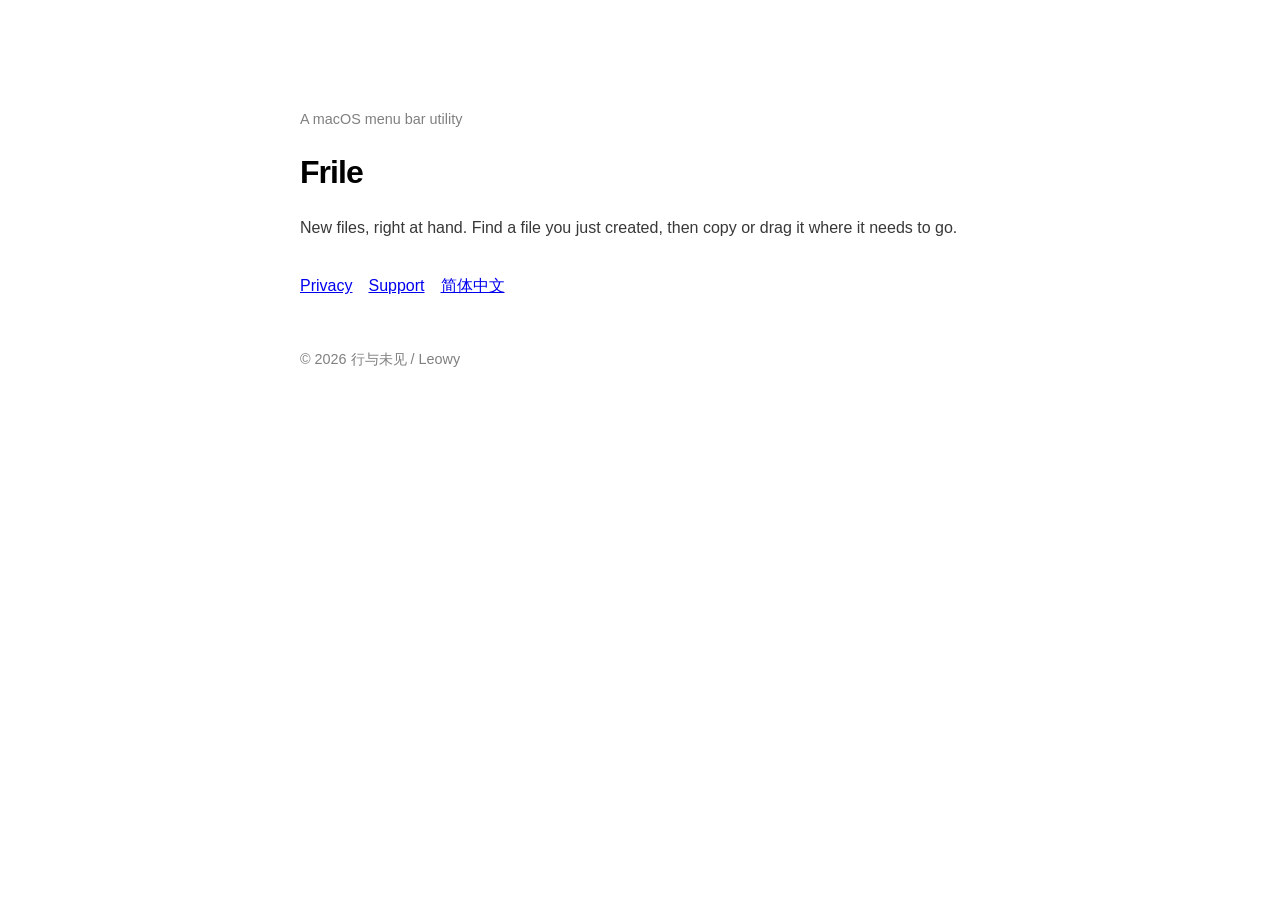
<file: index.html>
<!doctype html>
<html lang="en"><head><meta charset="utf-8"><meta name="viewport" content="width=device-width, initial-scale=1"><meta name="description" content="Frile helps you find newly created files from the macOS menu bar."><title>Frile — New files, right at hand</title><link rel="stylesheet" href="/assets/site.css"></head>
<body><main><p class="eyebrow">A macOS menu bar utility</p><h1>Frile</h1><p>New files, right at hand. Find a file you just created, then copy or drag it where it needs to go.</p><nav><a href="/privacy/">Privacy</a><a href="/support/">Support</a><a href="/zh/">简体中文</a></nav><footer>© 2026 行与未见 / Leowy</footer></main></body></html>
</file>
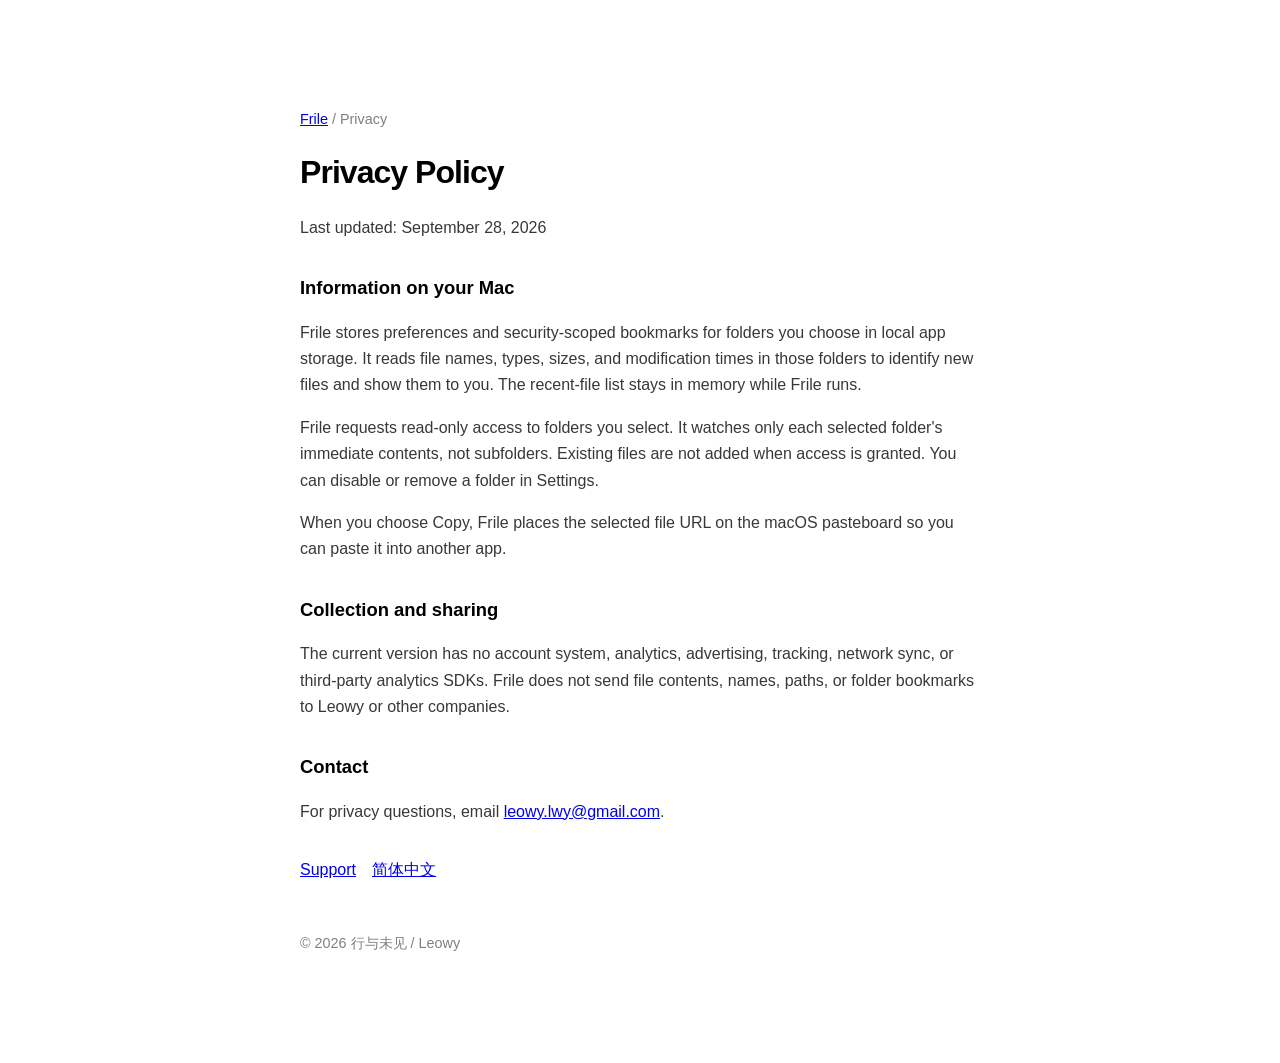
<file: privacy/index.html>
<!doctype html>
<html lang="en"><head><meta charset="utf-8"><meta name="viewport" content="width=device-width, initial-scale=1"><title>Privacy Policy — Frile</title><link rel="stylesheet" href="/assets/site.css"></head>
<body><main><p class="eyebrow"><a href="/">Frile</a> / Privacy</p><h1>Privacy Policy</h1><p>Last updated: September 28, 2026</p>
<h2>Information on your Mac</h2><p>Frile stores preferences and security-scoped bookmarks for folders you choose in local app storage. It reads file names, types, sizes, and modification times in those folders to identify new files and show them to you. The recent-file list stays in memory while Frile runs.</p><p>Frile requests read-only access to folders you select. It watches only each selected folder's immediate contents, not subfolders. Existing files are not added when access is granted. You can disable or remove a folder in Settings.</p><p>When you choose Copy, Frile places the selected file URL on the macOS pasteboard so you can paste it into another app.</p>
<h2>Collection and sharing</h2><p>The current version has no account system, analytics, advertising, tracking, network sync, or third-party analytics SDKs. Frile does not send file contents, names, paths, or folder bookmarks to Leowy or other companies.</p>
<h2>Contact</h2><p>For privacy questions, email <a href="mailto:leowy.lwy@gmail.com">leowy.lwy@gmail.com</a>.</p><nav><a href="/support/">Support</a><a href="/zh/privacy/">简体中文</a></nav><footer>© 2026 行与未见 / Leowy</footer></main></body></html>
</file>
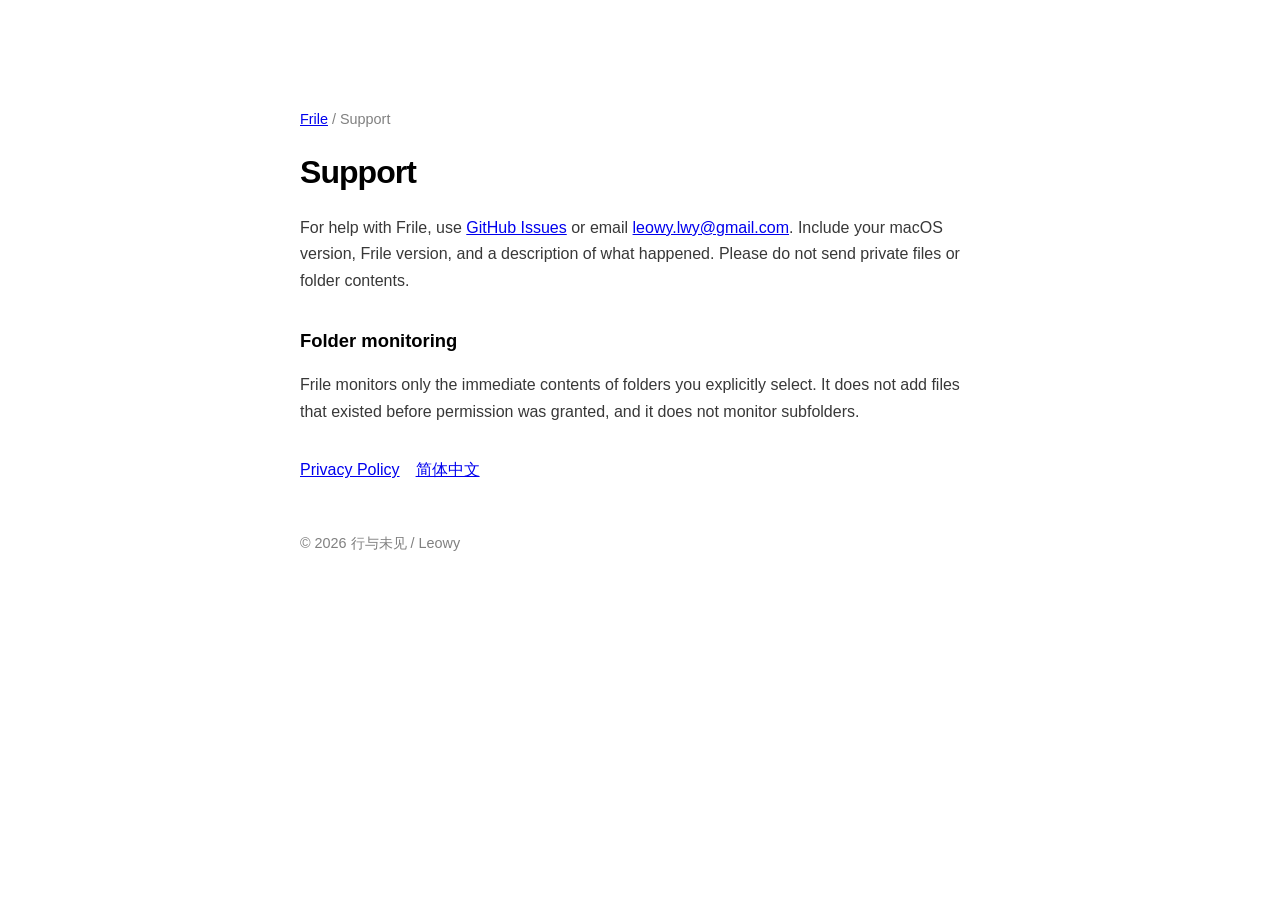
<file: support/index.html>
<!doctype html>
<html lang="en"><head><meta charset="utf-8"><meta name="viewport" content="width=device-width, initial-scale=1"><title>Support — Frile</title><link rel="stylesheet" href="/assets/site.css"></head>
<body><main><p class="eyebrow"><a href="/">Frile</a> / Support</p><h1>Support</h1><p>For help with Frile, use <a href="https://github.com/leowyleo/frile-site/issues">GitHub Issues</a> or email <a href="mailto:leowy.lwy@gmail.com">leowy.lwy@gmail.com</a>. Include your macOS version, Frile version, and a description of what happened. Please do not send private files or folder contents.</p><h2>Folder monitoring</h2><p>Frile monitors only the immediate contents of folders you explicitly select. It does not add files that existed before permission was granted, and it does not monitor subfolders.</p><nav><a href="/privacy/">Privacy Policy</a><a href="/zh/support/">简体中文</a></nav><footer>© 2026 行与未见 / Leowy</footer></main></body></html>
</file>
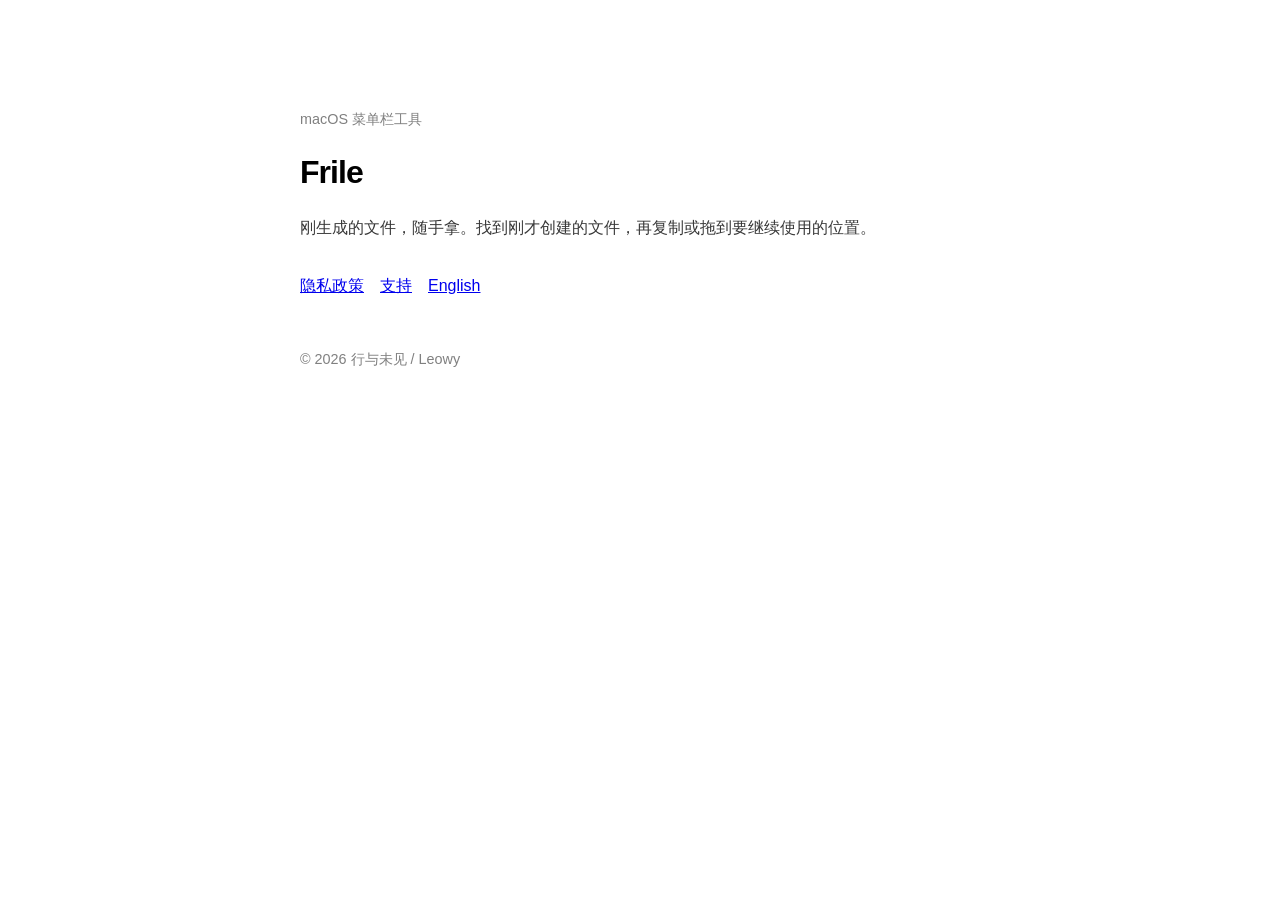
<file: zh/index.html>
<!doctype html>
<html lang="zh-Hans"><head><meta charset="utf-8"><meta name="viewport" content="width=device-width, initial-scale=1"><meta name="description" content="Frile 帮你从 macOS 菜单栏快速找到刚生成的文件。"><title>Frile — 刚生成的文件，随手拿</title><link rel="stylesheet" href="/assets/site.css"></head>
<body><main><p class="eyebrow">macOS 菜单栏工具</p><h1>Frile</h1><p>刚生成的文件，随手拿。找到刚才创建的文件，再复制或拖到要继续使用的位置。</p><nav><a href="/zh/privacy/">隐私政策</a><a href="/zh/support/">支持</a><a href="/">English</a></nav><footer>© 2026 行与未见 / Leowy</footer></main></body></html>
</file>
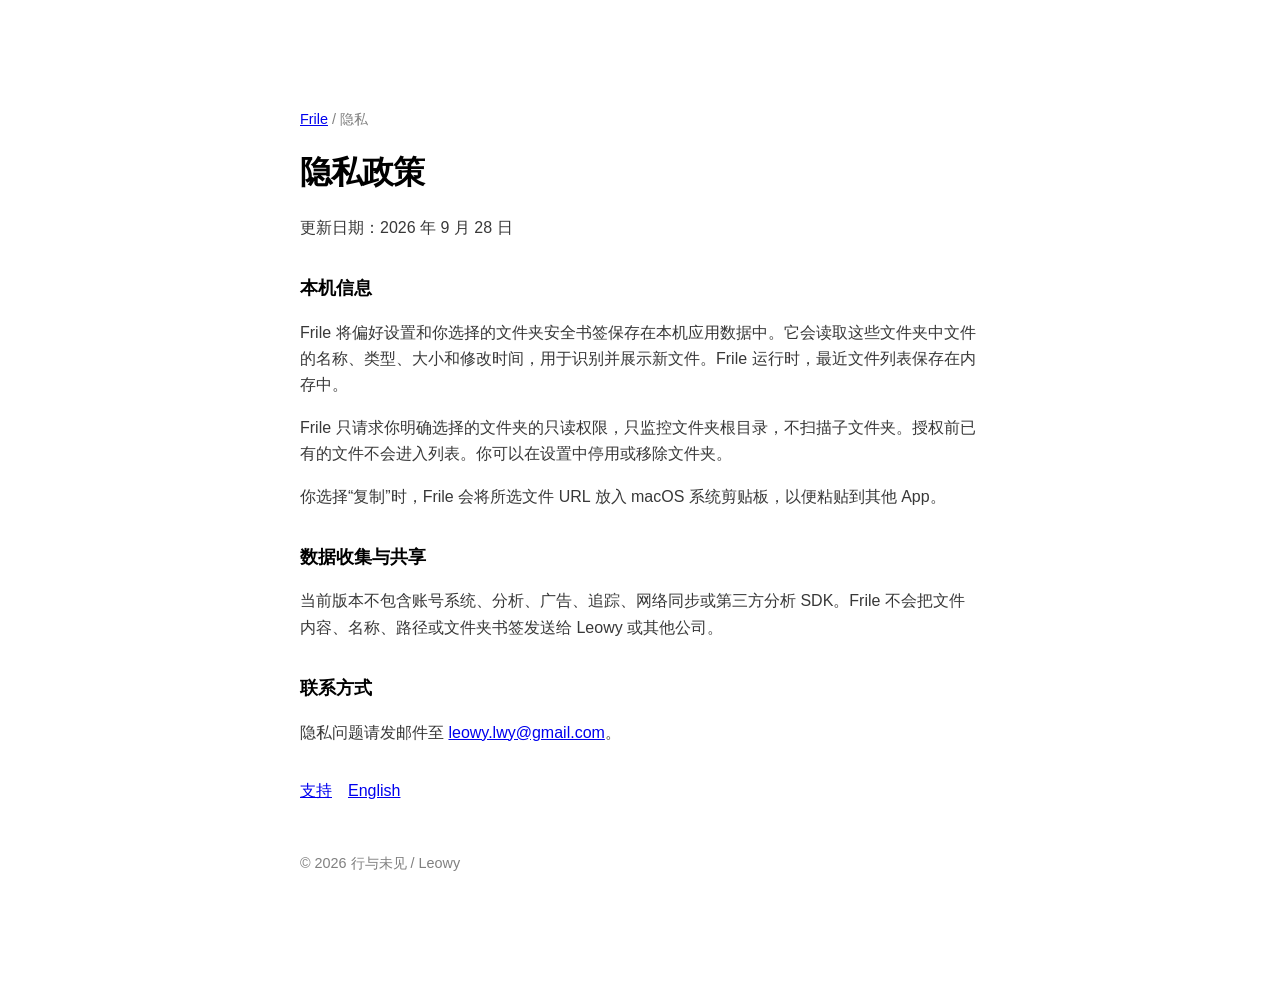
<file: zh/privacy/index.html>
<!doctype html>
<html lang="zh-Hans"><head><meta charset="utf-8"><meta name="viewport" content="width=device-width, initial-scale=1"><title>隐私政策 — Frile</title><link rel="stylesheet" href="/assets/site.css"></head>
<body><main><p class="eyebrow"><a href="/zh/">Frile</a> / 隐私</p><h1>隐私政策</h1><p>更新日期：2026 年 9 月 28 日</p>
<h2>本机信息</h2><p>Frile 将偏好设置和你选择的文件夹安全书签保存在本机应用数据中。它会读取这些文件夹中文件的名称、类型、大小和修改时间，用于识别并展示新文件。Frile 运行时，最近文件列表保存在内存中。</p><p>Frile 只请求你明确选择的文件夹的只读权限，只监控文件夹根目录，不扫描子文件夹。授权前已有的文件不会进入列表。你可以在设置中停用或移除文件夹。</p><p>你选择“复制”时，Frile 会将所选文件 URL 放入 macOS 系统剪贴板，以便粘贴到其他 App。</p>
<h2>数据收集与共享</h2><p>当前版本不包含账号系统、分析、广告、追踪、网络同步或第三方分析 SDK。Frile 不会把文件内容、名称、路径或文件夹书签发送给 Leowy 或其他公司。</p>
<h2>联系方式</h2><p>隐私问题请发邮件至 <a href="mailto:leowy.lwy@gmail.com">leowy.lwy@gmail.com</a>。</p><nav><a href="/zh/support/">支持</a><a href="/privacy/">English</a></nav><footer>© 2026 行与未见 / Leowy</footer></main></body></html>
</file>
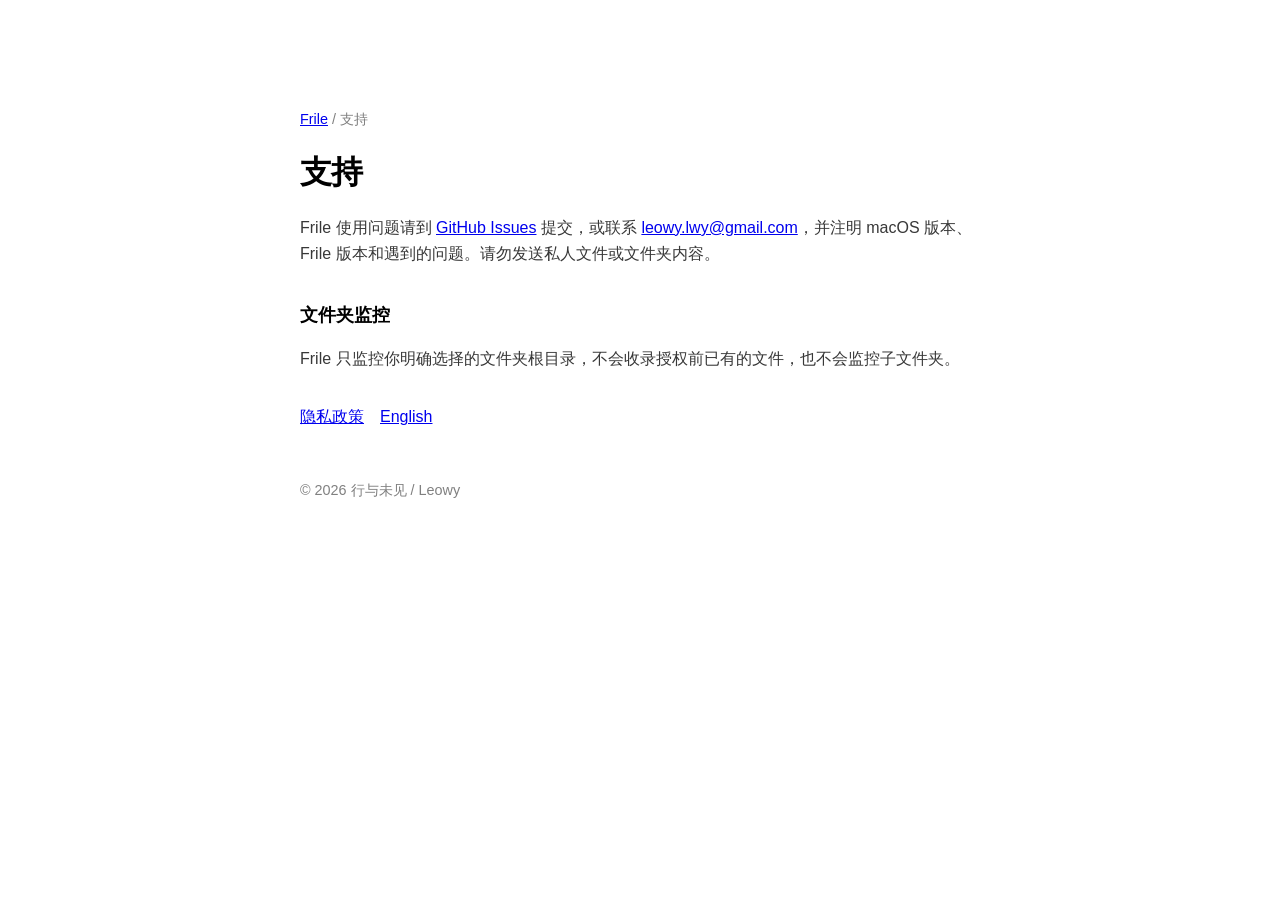
<file: zh/support/index.html>
<!doctype html>
<html lang="zh-Hans"><head><meta charset="utf-8"><meta name="viewport" content="width=device-width, initial-scale=1"><title>支持 — Frile</title><link rel="stylesheet" href="/assets/site.css"></head>
<body><main><p class="eyebrow"><a href="/zh/">Frile</a> / 支持</p><h1>支持</h1><p>Frile 使用问题请到 <a href="https://github.com/leowyleo/frile-site/issues">GitHub Issues</a> 提交，或联系 <a href="mailto:leowy.lwy@gmail.com">leowy.lwy@gmail.com</a>，并注明 macOS 版本、Frile 版本和遇到的问题。请勿发送私人文件或文件夹内容。</p><h2>文件夹监控</h2><p>Frile 只监控你明确选择的文件夹根目录，不会收录授权前已有的文件，也不会监控子文件夹。</p><nav><a href="/zh/privacy/">隐私政策</a><a href="/support/">English</a></nav><footer>© 2026 行与未见 / Leowy</footer></main></body></html>
</file>
<file: assets/site.css>
:root { color-scheme: light dark; font: 16px/1.65 -apple-system, BlinkMacSystemFont, "Segoe UI", sans-serif; }
* { box-sizing: border-box; }
body { margin: 0; color: CanvasText; background: Canvas; }
main { width: min(680px, calc(100% - 40px)); margin: 12vh auto; }
h1 { font-size: 2rem; letter-spacing: -.03em; margin: 0 0 .35rem; }
h2 { margin: 2rem 0 .35rem; font-size: 1.15rem; }
p, li { color: color-mix(in srgb, CanvasText 78%, Canvas); }
a { color: LinkText; }
nav { display: flex; gap: 1rem; margin-top: 2rem; }
.eyebrow { color: GrayText; font-size: .9rem; }
footer { margin-top: 3rem; color: GrayText; font-size: .9rem; }
</file>
